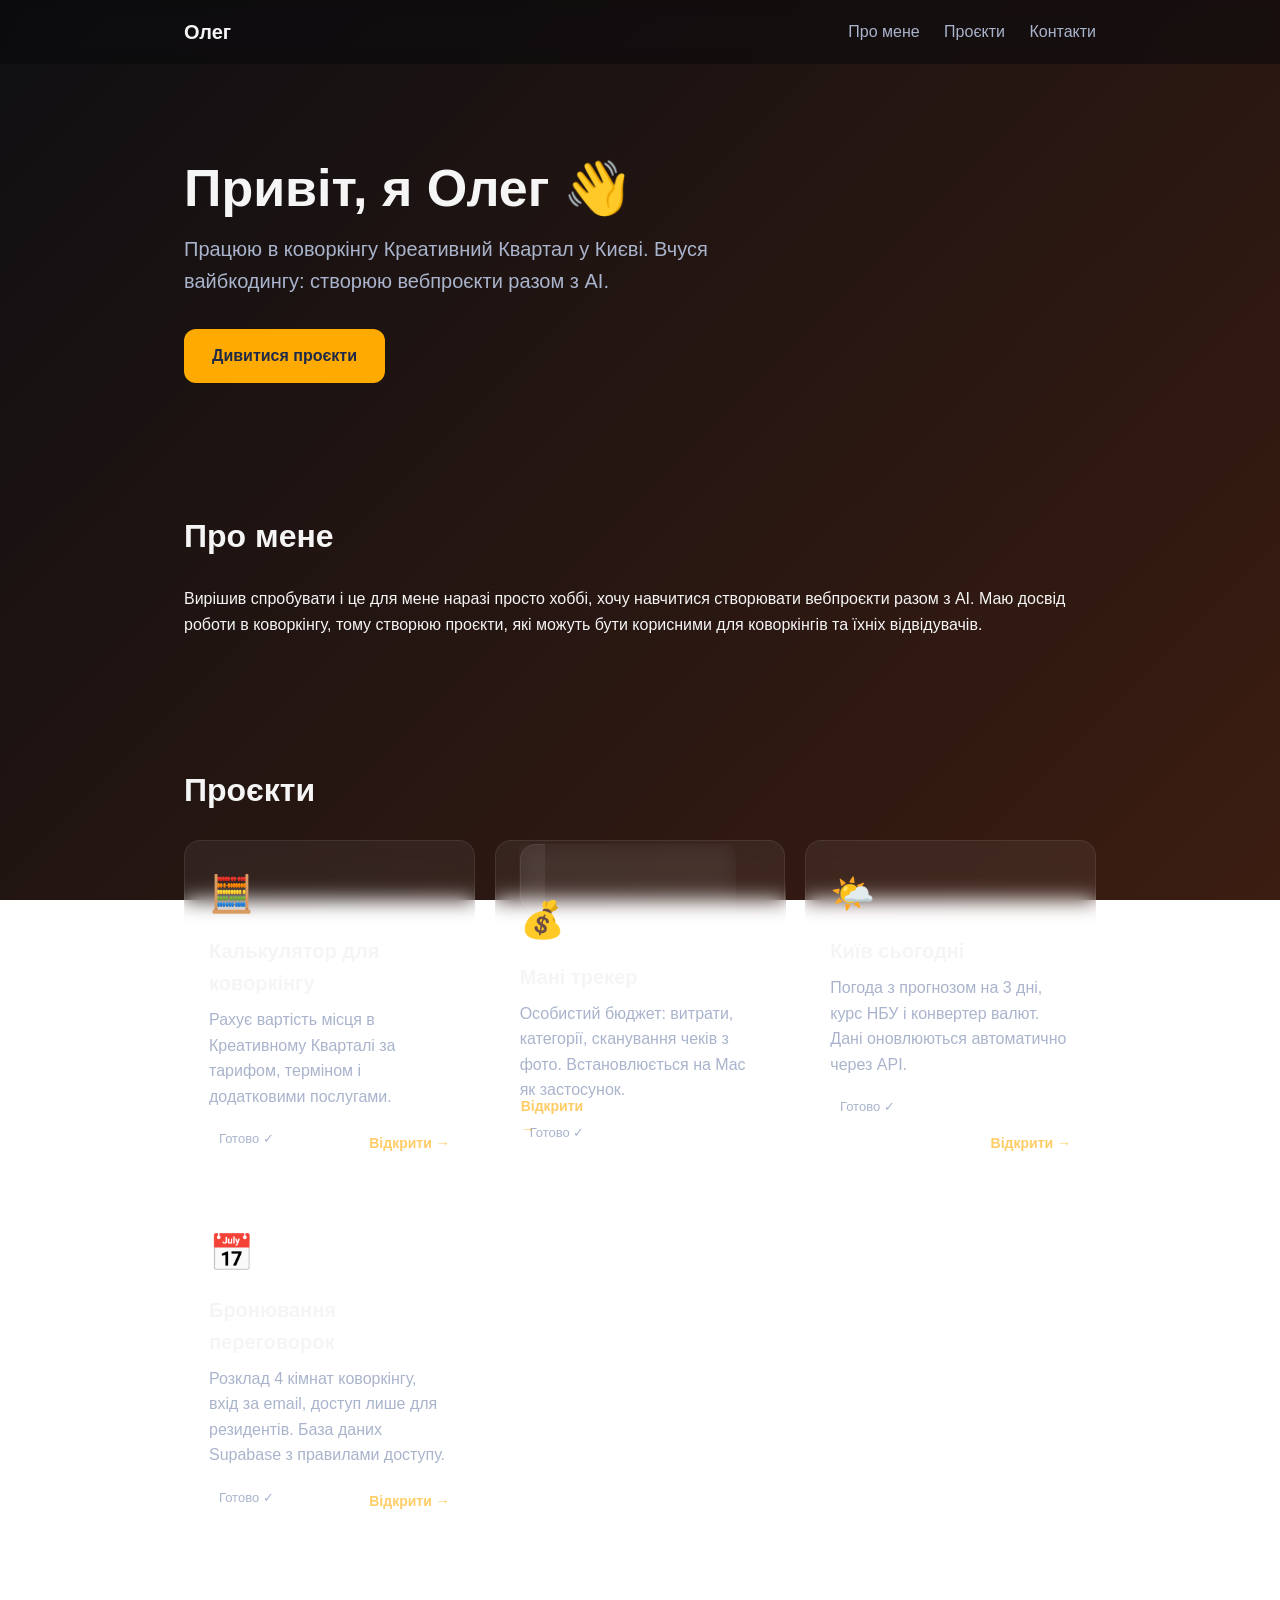
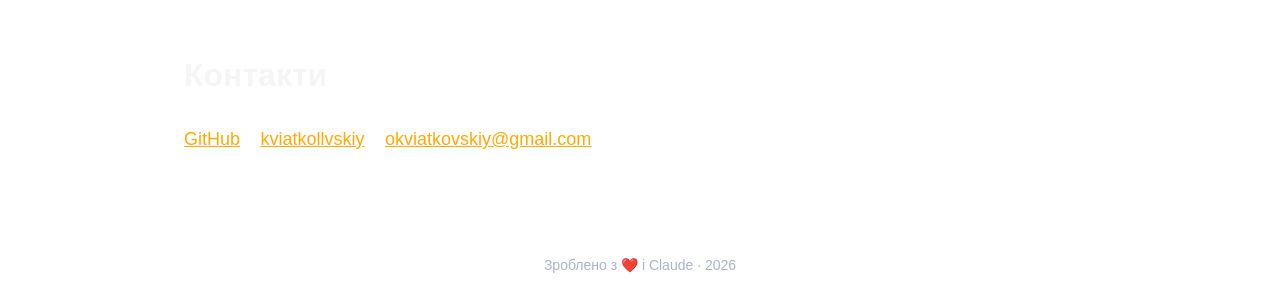
<file: index.html>
<!DOCTYPE html>
<html lang="uk">

<head>
  <meta charset="UTF-8">
  <meta name="viewport" content="width=device-width, initial-scale=1.0">
  <title>Олег — портфоліо</title>
  <meta name="description" content="Портфоліо Олега: проєкти, зроблені з вайбкодингом.">

  <!-- ===== СТИЛІ (CSS) — як сайт виглядає ===== -->
  <style>
    /* Кольори сайту. Зміни тут — і вони зміняться всюди */
    :root {
      --bg: #202124;
      /* фон сторінки */
      --card: #26355a;
      /* фон карток */
      --text: #f5f5f5;
      /* основний текст */
      --muted: #a9b4cc;
      /* сірий текст */
      --accent: #ffaa00;
      /* акцентний колір (кнопки, посилання) */
    }

    * {
      box-sizing: border-box;
    }

    body {
      margin: 0;
      font-family: -apple-system, BlinkMacSystemFont, "Segoe UI", sans-serif;
      background: var(--bg);
      color: var(--text);
      line-height: 1.6;
    }

    a {
      color: var(--accent);
    }

    .container {
      max-width: 960px;
      margin: 0 auto;
      padding: 0 24px;
    }

    /* --- Верхнє меню --- */
    header {
      position: sticky;
      top: 0;
      background: rgba(30, 42, 72, 0.9);
      backdrop-filter: blur(8px);
      z-index: 10;
    }

    nav {
      display: flex;
      justify-content: space-between;
      align-items: center;
      height: 64px;
    }

    .logo {
      font-weight: 700;
      font-size: 20px;
      text-decoration: none;
      color: var(--text);
    }

    .menu a {
      margin-left: 20px;
      text-decoration: none;
      color: var(--muted);
    }

    .menu a:hover {
      color: var(--text);
    }

    /* --- Перший екран --- */
    .hero {
      padding: 96px 0 72px;
    }

    .hero h1 {
      font-size: 52px;
      line-height: 1.1;
      margin: 0 0 16px;
    }

    .hero p {
      font-size: 20px;
      color: var(--muted);
      max-width: 600px;
      margin: 0 0 32px;
    }

    .button {
      display: inline-block;
      background: var(--accent);
      color: #1e2a48;
      padding: 14px 28px;
      border-radius: 12px;
      font-weight: 600;
      text-decoration: none;
    }

    /* --- Секції --- */
    section {
      padding: 56px 0;
    }

    h2 {
      font-size: 32px;
      margin: 0 0 24px;
    }

    /* --- Картки проєктів --- */
    .projects {
      display: grid;
      grid-template-columns: repeat(auto-fill, minmax(260px, 1fr));
      gap: 20px;
    }

    .project {
      background: var(--card);
      border-radius: 16px;
      padding: 24px;
    }

    .project .emoji {
      font-size: 36px;
    }

    .project h3 {
      margin: 12px 0 8px;
      font-size: 20px;
    }

    .project p {
      margin: 0 0 16px;
      color: var(--muted);
    }

    .tag {
      display: inline-block;
      font-size: 13px;
      padding: 4px 10px;
      border-radius: 999px;
      background: rgba(255, 255, 255, 0.08);
      color: var(--muted);
    }

    /* --- Контакти --- */
    .contacts a {
      display: inline-block;
      margin: 0 16px 12px 0;
      font-size: 18px;
    }

    footer {
      padding: 32px 0;
      color: var(--muted);
      font-size: 14px;
      text-align: center;
    }

    /* --- Телефон: менші шрифти, ховаємо меню --- */
    @media (max-width: 600px) {
      .hero {
        padding: 56px 0 40px;
      }

      .hero h1 {
        font-size: 36px;
      }

      .hero p {
        font-size: 18px;
      }

      .menu {
        display: none;
      }
    }
        /* =====================================================
       ПОКРАЩЕННЯ: фон, що переливається, і клікабельні картки
       ===================================================== */

    /* Кольори фону. Для біло-чорного варіанту дивись коментар нижче */
    :root {
      --g1: #0b0b0d;   /* майже чорний */
      --g2: #1d130e;   /* темно-коричневий */
      --g3: #4a2111;   /* глибокий помаранчевий */
      --g4: #0f0f12;   /* чорний */
      --card: rgba(255, 255, 255, 0.06);   /* напівпрозорі картки */
      /* Біло-чорний варіант: --g1:#000; --g2:#1c1c1c; --g3:#3a3a3a; --g4:#0a0a0a; */
    }

    /* Фон, що повільно переливається */
    body {
      background: linear-gradient(-45deg, var(--g1), var(--g2), var(--g3), var(--g4));
      background-size: 400% 400%;
      background-attachment: fixed;
      animation: bgFlow 18s ease infinite;
    }
    @keyframes bgFlow {
      0%   { background-position: 0% 50%; }
      50%  { background-position: 100% 50%; }
      100% { background-position: 0% 50%; }
    }

    /* Верхнє меню — напівпрозоре, щоб фон просвічував */
    header { background: rgba(10, 10, 12, 0.55); }

    /* Картки — «скло» з розмиттям */
    .project {
      border: 1px solid rgba(255, 255, 255, 0.08);
      backdrop-filter: blur(10px);
      transition: transform 0.25s ease, box-shadow 0.25s ease, border-color 0.25s ease;
    }

    /* Клікабельні картки (ті, що є посиланнями) */
    a.project { position: relative; cursor: pointer; }
    a.project::after {
      content: "Відкрити →";
      position: absolute; right: 24px; bottom: 24px;
      font-size: 14px; font-weight: 600; color: var(--accent);
      opacity: 0.6; transition: opacity 0.25s, transform 0.25s;
    }
    a.project:hover,
    a.project:focus-visible {
      transform: translateY(-6px);
      border-color: var(--accent);
      box-shadow: 0 14px 40px rgba(239, 128, 97, 0.25);
      outline: none;
    }
    a.project:hover::after,
    a.project:focus-visible::after { opacity: 1; transform: translateX(4px); }
    a.project:active { transform: translateY(-2px); }

    /* Кнопка «Дивитися проєкти» теж реагує */
    .button { transition: transform 0.2s, box-shadow 0.2s; }
    .button:hover { transform: translateY(-2px); box-shadow: 0 10px 30px rgba(239, 128, 97, 0.35); }

    /* Повага до тих, кому анімація заважає (налаштування системи) */
    @media (prefers-reduced-motion: reduce) {
      body { animation: none; }
      .project, a.project::after, .button { transition: none; }
    }
  </style>
</head>

<body>
  <!-- ===== HTML — що є на сторінці ===== -->

  <!-- Верхнє меню -->
  <header>
    <nav class="container">
      <a href="#" class="logo">Олег</a>
      <div class="menu">
        <a href="#about">Про мене</a>
        <a href="#projects">Проєкти</a>
        <a href="#contacts">Контакти</a>
      </div>
    </nav>
  </header>

  <main class="container">

    <!-- Перший екран -->
    <div class="hero">
      <h1>Привіт, я Олег 👋</h1>
      <p>Працюю в коворкінгу Креативний Квартал у Києві. Вчуся вайбкодингу: створюю вебпроєкти разом з AI.</p>
      <a href="#projects" class="button">Дивитися проєкти</a>
    </div>

    <!-- Про мене -->
    <section id="about">
      <h2>Про мене</h2>
      <p>
        Вирішив спробувати і це для мене наразі просто хоббі, хочу навчитися створювати вебпроєкти разом з AI. Маю
        досвід роботи в коворкінгу, тому створюю проєкти, які можуть бути корисними для коворкінгів та їхніх
        відвідувачів.
      </p>
    </section>

    <!-- Проєкти -->
    <section id="projects">
      <h2>Проєкти</h2>
      <div class="projects">


        <a class="project" href="calculator/" style="text-decoration: none; color: inherit;">
          <div class="emoji">🧮</div>
          <h3>Калькулятор для коворкінгу</h3>
          <p>Рахує вартість місця в Креативному Кварталі за тарифом, терміном і додатковими послугами.</p>
          <span class="tag">Готово ✓</span>
        </a>

        <div class="project">
          <a class="project" href="money-tracker/" style="text-decoration: none; color: inherit;">
  <div class="emoji">💰</div>
  <h3>Мані трекер</h3>
  <p>Особистий бюджет: витрати, категорії, сканування чеків з фото. Встановлюється на Mac як застосунок.</p>
  <span class="tag">Готово ✓</span>
</a>
        </div>

        <a class="project" href="kyiv-today/" style="text-decoration: none; color: inherit;">
  <div class="emoji">🌤️</div>
  <h3>Київ сьогодні</h3>
  <p>Погода з прогнозом на 3 дні, курс НБУ і конвертер валют. Дані оновлюються автоматично через API.</p>
  <span class="tag">Готово ✓</span>
</a>
<a class="project" href="booking/" style="text-decoration: none; color: inherit;">
  <div class="emoji">📅</div>
  <h3>Бронювання переговорок</h3>
  <p>Розклад 4 кімнат коворкінгу, вхід за email, доступ лише для резидентів. База даних Supabase з правилами доступу.</p>
  <span class="tag">Готово ✓</span>
</a>
      </div>
    </section>

    <!-- Контакти -->
    <section id="contacts" class="contacts">
      <h2>Контакти</h2>
      <a href="https://github.com/Olegir" target="_blank">GitHub</a>
      <!-- Заміни "your-telegram" на свій нік у Telegram -->
      <a href="https://t.me/your-telegram" target="_blank">kviatkollvskiy</a>
      <!-- Заміни на свій email -->
      <a href="mailto:you@example.com">okviatkovskiy@gmail.com</a>
    </section>

  </main>

  <footer>
    Зроблено з ❤️ і Claude · 2026
  </footer>
</body>

</html>
</file>
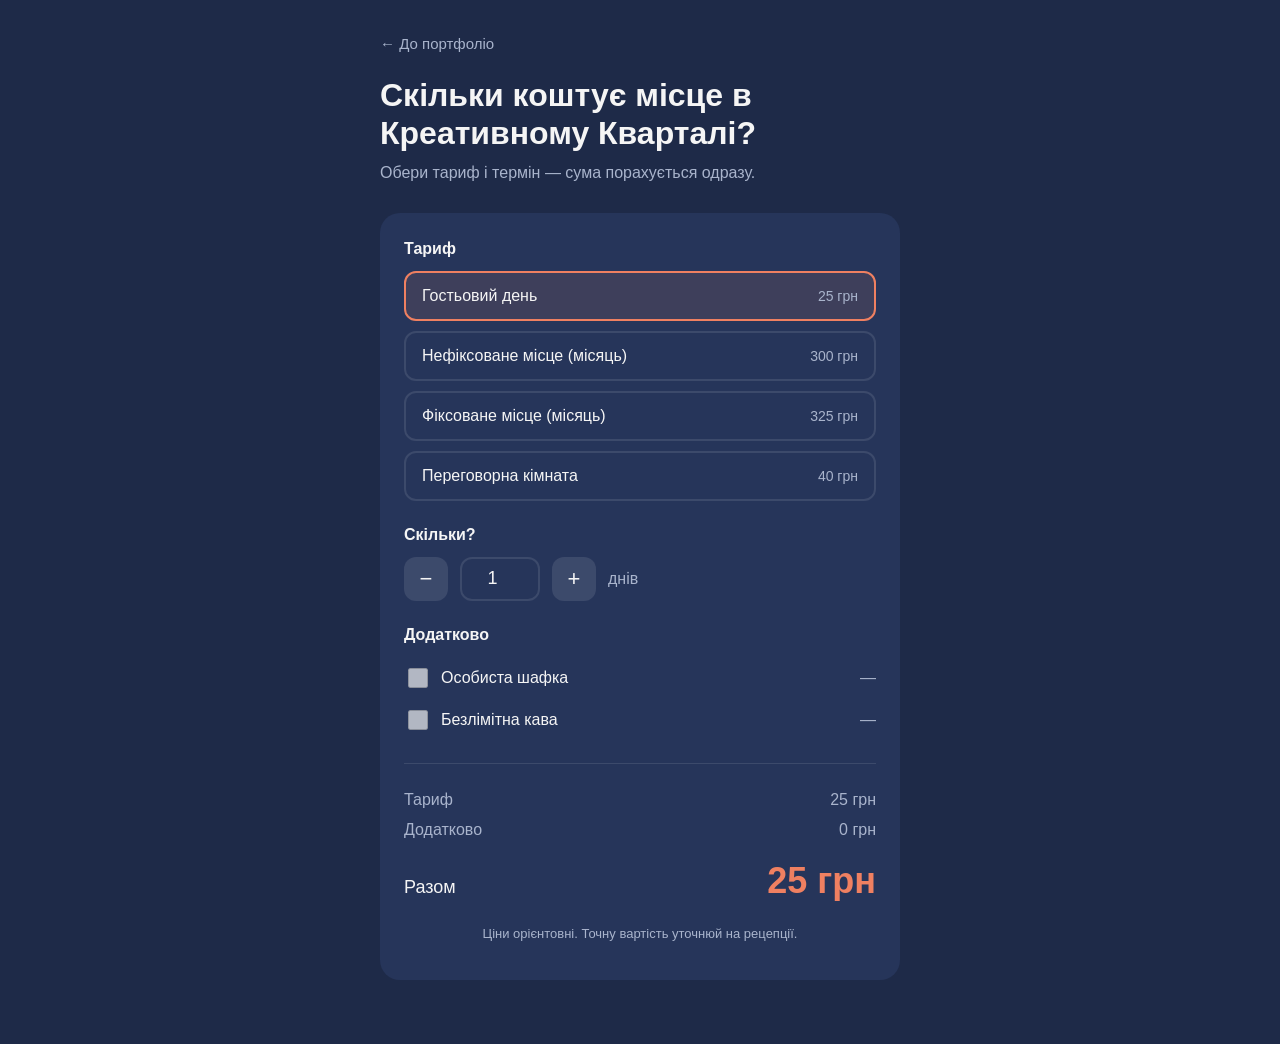
<file: calculator/index.html>
<!DOCTYPE html>
<html lang="uk">
<head>
  <meta charset="UTF-8">
  <meta name="viewport" content="width=device-width, initial-scale=1.0">
  <title>Калькулятор коворкінгу — Креативний Квартал</title>

  <!-- ===== СТИЛІ (CSS) — як калькулятор виглядає ===== -->
  <style>
    :root {
      --bg: #1e2a48;
      --card: #26355a;
      --text: #f5f5f5;
      --muted: #a9b4cc;
      --accent: #ef8061;
      --line: rgba(255, 255, 255, 0.1);
    }

    * { box-sizing: border-box; }
    [hidden] { display: none !important; }

    body {
      margin: 0;
      font-family: -apple-system, BlinkMacSystemFont, "Segoe UI", sans-serif;
      background: var(--bg);
      color: var(--text);
      line-height: 1.5;
      padding: 32px 20px 64px;
    }

    .wrap { max-width: 520px; margin: 0 auto; }

    .back { color: var(--muted); text-decoration: none; font-size: 15px; }
    .back:hover { color: var(--text); }

    h1 { font-size: 32px; line-height: 1.2; margin: 20px 0 8px; }
    .subtitle { color: var(--muted); margin: 0 0 28px; }

    .card {
      background: var(--card);
      border-radius: 20px;
      padding: 24px;
    }

    .field { margin-bottom: 22px; }
    .label { display: block; font-weight: 600; margin-bottom: 10px; }

    /* Кнопки вибору тарифу */
    .tariffs { display: grid; gap: 10px; }
    .tariff {
      display: flex;
      justify-content: space-between;
      align-items: center;
      width: 100%;
      padding: 14px 16px;
      border-radius: 12px;
      border: 2px solid var(--line);
      background: transparent;
      color: var(--text);
      font-size: 16px;
      cursor: pointer;
      text-align: left;
    }
    .tariff small { color: var(--muted); font-size: 14px; }
    .tariff.active { border-color: var(--accent); background: rgba(239, 128, 97, 0.12); }

    /* Кількість: кнопки − і + */
    .counter { display: flex; align-items: center; gap: 12px; }
    .counter button {
      width: 44px; height: 44px;
      border-radius: 12px;
      border: none;
      background: rgba(255, 255, 255, 0.1);
      color: var(--text);
      font-size: 22px;
      cursor: pointer;
    }
    .counter input {
      width: 80px; height: 44px;
      text-align: center;
      font-size: 18px;
      border-radius: 12px;
      border: 2px solid var(--line);
      background: transparent;
      color: var(--text);
    }
    .unit { color: var(--muted); }

    /* Додаткові послуги */
    .extra {
      display: flex;
      align-items: center;
      gap: 10px;
      padding: 8px 0;
      cursor: pointer;
    }
    .extra input { width: 20px; height: 20px; accent-color: var(--accent); }
    .extra span:last-child { margin-left: auto; color: var(--muted); }

    /* Підсумок */
    .summary { border-top: 1px solid var(--line); padding-top: 18px; margin-top: 6px; }
    .row { display: flex; justify-content: space-between; color: var(--muted); margin: 6px 0; }
    .row.discount { color: #7ee2a8; }
    .total {
      display: flex;
      justify-content: space-between;
      align-items: baseline;
      margin-top: 12px;
      font-size: 18px;
    }
    .total strong { font-size: 36px; color: var(--accent); }

    .note { color: var(--muted); font-size: 13px; margin-top: 16px; text-align: center; }
  </style>
</head>

<body>
  <!-- ===== HTML — що є на сторінці ===== -->
  <div class="wrap">
    <a href="../" class="back">← До портфоліо</a>

    <h1>Скільки коштує місце в Креативному Кварталі?</h1>
    <p class="subtitle">Обери тариф і термін — сума порахується одразу.</p>

    <div class="card">

      <div class="field">
        <span class="label">Тариф</span>
        <!-- Кнопки тарифів створює JavaScript нижче -->
        <div class="tariffs" id="tariffs"></div>
      </div>

      <div class="field">
        <span class="label">Скільки?</span>
        <div class="counter">
          <button type="button" id="minus">−</button>
          <input type="number" id="amount" value="1" min="1">
          <button type="button" id="plus">+</button>
          <span class="unit" id="unit">днів</span>
        </div>
      </div>

      <div class="field">
        <span class="label">Додатково</span>
        <!-- Галочки послуг створює JavaScript нижче -->
        <div id="extras"></div>
      </div>

      <div class="summary">
        <div class="row"><span>Тариф</span><span id="base">0$</span></div>
        <div class="row"><span>Додатково</span><span id="extrasSum">0$</span></div>
        <div class="row discount" id="discountRow" hidden>
          <span id="discountLabel">Знижка</span><span id="discount">0$</span>
        </div>
        <div class="total"><span>Разом</span><strong id="total">0$</strong></div>
      </div>

      <p class="note">Ціни орієнтовні. Точну вартість уточнюй на рецепції.</p>
    </div>
  </div>

  <!-- ===== JAVASCRIPT — логіка: що відбувається при кліках і як рахується сума ===== -->
  <script>
    // ---------- 1. ДАНІ: тарифи й ціни. Міняй цифри тут ----------
    const TARIFFS = [
      { id: "day",     name: "Гостьовий день",               price: 25,  unit: "day" },
      { id: "flex",    name: "Нефіксоване місце (місяць)",   price: 300, unit: "month" },
      { id: "fixed",   name: "Фіксоване місце (місяць)",     price: 325, unit: "month" },
      { id: "meeting", name: "Переговорна кімната",          price: 40,  unit: "hour" },
    ];

    // Додаткові послуги: ціна за кожну одиницю часу (день / місяць / годину)
    const EXTRAS = [
      { id: "locker", name: "Особиста шафка",   price: { day: 0,  month: 0, hour: 0 } },
      { id: "coffee", name: "Безлімітна кава",  price: { day: 0,  month: 0, hour: 40 } },

    ];

    // Знижки: якщо кількість ≥ min, то мінус percent відсотків від тарифу
    const DISCOUNTS = {
      day:   { min: 10, percent: 10 },   // від 10 днів — 10%
      month: { min: 3,  percent: 15 },   // від 3 місяців — 15%
      hour:  { min: 5,  percent: 10 },   // від 5 годин — 10%
    };

    // Як писати одиниці часу українською
    const UNIT_WORDS = { day: "днів", month: "місяців", hour: "годин" };

    // ---------- 2. СТАН: що зараз вибрав користувач ----------
    let selectedTariff = TARIFFS[0];

    // ---------- 3. Знаходимо елементи на сторінці ----------
    const tariffsBox  = document.getElementById("tariffs");
    const extrasBox   = document.getElementById("extras");
    const amountInput = document.getElementById("amount");

    // ---------- 4. Малюємо кнопки тарифів ----------
    TARIFFS.forEach(function (tariff) {
      const button = document.createElement("button");
      button.type = "button";
      button.className = "tariff";
      button.innerHTML = tariff.name + " <small>" + formatMoney(tariff.price) + "</small>";

      button.addEventListener("click", function () {
        selectedTariff = tariff;
        document.querySelectorAll(".tariff").forEach(function (b) { b.classList.remove("active"); });
        button.classList.add("active");
        calculate();
      });

      tariffsBox.appendChild(button);
    });
    tariffsBox.firstChild.classList.add("active");

    // ---------- 5. Малюємо галочки додаткових послуг ----------
    EXTRAS.forEach(function (extra) {
      const label = document.createElement("label");
      label.className = "extra";
      label.innerHTML =
        '<input type="checkbox" data-id="' + extra.id + '">' +
        "<span>" + extra.name + "</span>" +
        '<span class="extra-price"></span>';
      label.querySelector("input").addEventListener("change", calculate);
      extrasBox.appendChild(label);
    });

    // ---------- 6. Кнопки − і + та ручне введення ----------
    document.getElementById("minus").addEventListener("click", function () {
      amountInput.value = Math.max(1, getAmount() - 1);
      calculate();
    });
    document.getElementById("plus").addEventListener("click", function () {
      amountInput.value = getAmount() + 1;
      calculate();
    });
    amountInput.addEventListener("input", calculate);

    // ---------- 7. ГОЛОВНЕ: рахуємо суму ----------
    function calculate() {
      const amount = getAmount();
      const unit = selectedTariff.unit;

      // Ціна тарифу = ціна × кількість
      const base = selectedTariff.price * amount;

      // Додаткові послуги
      let extrasSum = 0;
      document.querySelectorAll("#extras input").forEach(function (checkbox, i) {
        const extra = EXTRAS[i];
        const pricePerUnit = extra.price[unit];
        const priceLabel = checkbox.parentElement.querySelector(".extra-price");

        if (pricePerUnit === 0) {
          // Ця послуга недоступна для такого тарифу
          checkbox.checked = false;
          checkbox.disabled = true;
          priceLabel.textContent = "—";
          return;
        }
        checkbox.disabled = false;
        priceLabel.textContent = "+" + formatMoney(pricePerUnit) + " / " + shortUnit(unit);

        if (checkbox.checked) {
          extrasSum += pricePerUnit * amount;
        }
      });

      // Знижка (тільки на тариф, не на додаткові послуги)
      const rule = DISCOUNTS[unit];
      let discount = 0;
      if (rule && amount >= rule.min) {
        discount = Math.round(base * rule.percent / 100);
      }

      const total = base + extrasSum - discount;

      // Показуємо результат на сторінці
      document.getElementById("unit").textContent = UNIT_WORDS[unit];
      document.getElementById("base").textContent = formatMoney(base);
      document.getElementById("extrasSum").textContent = formatMoney(extrasSum);
      document.getElementById("total").textContent = formatMoney(total);

      const discountRow = document.getElementById("discountRow");
      if (discount > 0) {
        discountRow.hidden = false;
        document.getElementById("discountLabel").textContent = "Знижка " + rule.percent + "%";
        document.getElementById("discount").textContent = "−" + formatMoney(discount);
      } else {
        discountRow.hidden = true;
      }
    }

    // ---------- 8. Допоміжні функції ----------
    function getAmount() {
      const value = parseInt(amountInput.value, 10);
      return value > 0 ? value : 1;
    }

    function formatMoney(number) {
      return number.toLocaleString("uk-UA") + " грн";
    }

    function shortUnit(unit) {
      return { day: "день", month: "міс", hour: "год" }[unit];
    }

    // Порахувати одразу при відкритті сторінки
    calculate();
  </script>
</body>
</html>
</file>
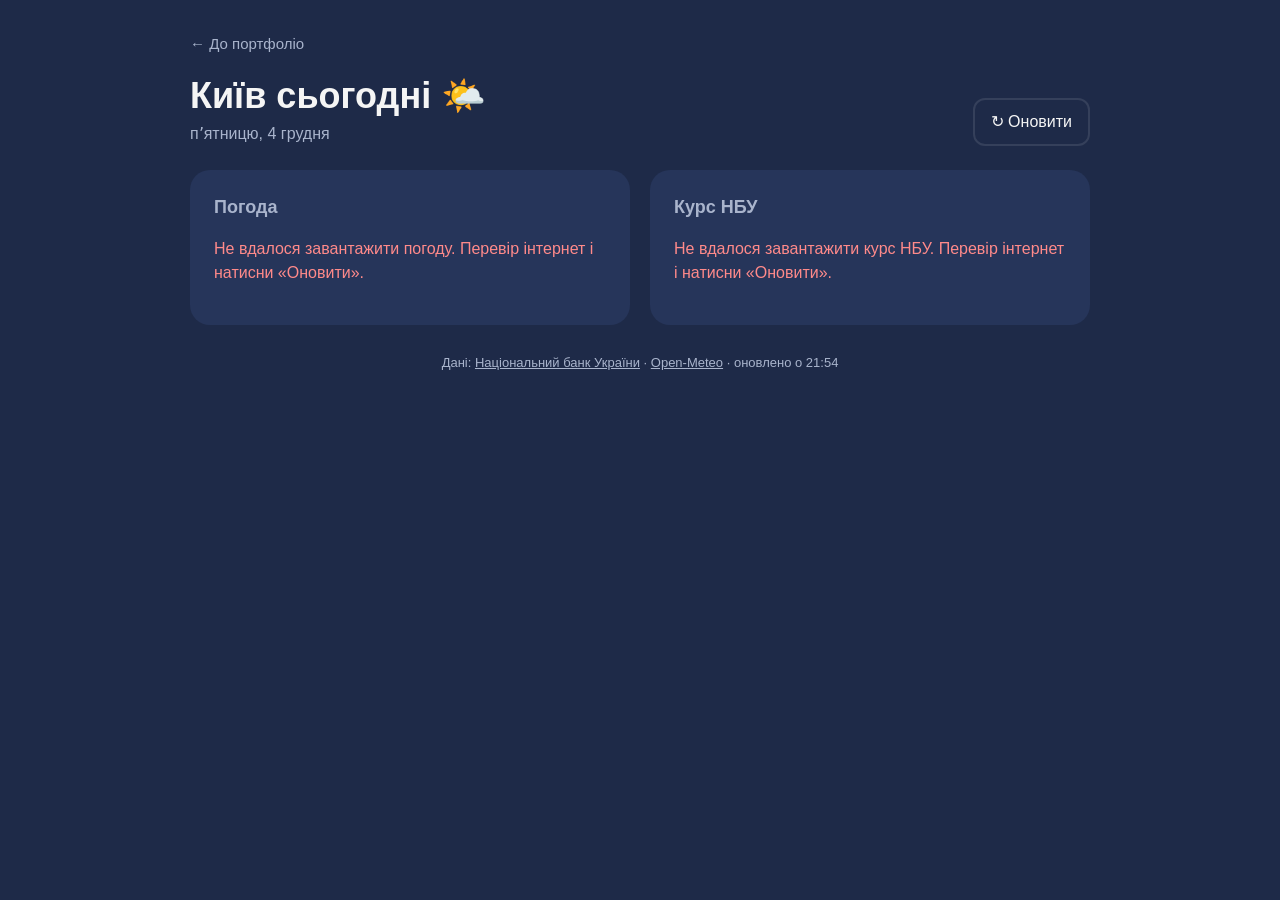
<file: kyiv-today/index.html>
<!DOCTYPE html>
<html lang="uk">
<head>
  <meta charset="UTF-8">
  <meta name="viewport" content="width=device-width, initial-scale=1.0">
  <title>Київ сьогодні — курс і погода</title>

  <!-- ===== СТИЛІ (CSS) ===== -->
  <style>
    :root {
      --bg: #1e2a48;
      --card: #26355a;
      --text: #f5f5f5;
      --muted: #a9b4cc;
      --accent: #ef8061;
      --line: rgba(255, 255, 255, 0.1);
      --good: #7ee2a8;
      --bad: #ff8a8a;
    }
    * { box-sizing: border-box; }
    [hidden] { display: none !important; }
    body {
      margin: 0;
      font-family: -apple-system, BlinkMacSystemFont, "Segoe UI", sans-serif;
      background: var(--bg);
      color: var(--text);
      line-height: 1.5;
      padding: 32px 20px 64px;
    }
    .wrap { max-width: 900px; margin: 0 auto; }
    .back { color: var(--muted); text-decoration: none; font-size: 15px; }
    .back:hover { color: var(--text); }

    header { display: flex; justify-content: space-between; align-items: flex-end; gap: 16px; flex-wrap: wrap; margin: 20px 0 24px; }
    h1 { font-size: 36px; line-height: 1.1; margin: 0; }
    .today { color: var(--muted); margin-top: 6px; }
    .refresh {
      border: 2px solid var(--line); background: transparent; color: var(--text);
      border-radius: 12px; padding: 10px 16px; font: inherit; cursor: pointer;
    }
    .refresh:hover { border-color: var(--accent); }

    .grid { display: grid; grid-template-columns: 1fr 1fr; gap: 20px; }
    .card { background: var(--card); border-radius: 20px; padding: 24px; }
    .card h2 { font-size: 18px; margin: 0 0 16px; color: var(--muted); font-weight: 600; }

    /* Погода */
    .now { display: flex; align-items: center; gap: 16px; }
    .now .icon { font-size: 64px; line-height: 1; }
    .now .temp { font-size: 52px; font-weight: 700; line-height: 1; }
    .now .desc { color: var(--muted); }
    .days { display: grid; grid-template-columns: repeat(3, 1fr); gap: 10px; margin-top: 20px; }
    .day { background: rgba(255,255,255,0.05); border-radius: 14px; padding: 12px; text-align: center; }
    .day .name { color: var(--muted); font-size: 13px; }
    .day .icon { font-size: 28px; }
    .day .range { font-weight: 600; }

    /* Курс валют */
    .rate { display: flex; justify-content: space-between; align-items: center; padding: 12px 0; border-bottom: 1px solid var(--line); }
    .rate:last-of-type { border-bottom: 0; }
    .rate .cur { display: flex; align-items: center; gap: 10px; font-size: 18px; }
    .rate .flag { font-size: 24px; }
    .rate .value { font-size: 22px; font-weight: 700; }
    .rate small { color: var(--muted); font-size: 13px; }

    /* Конвертер */
    .converter { margin-top: 16px; padding-top: 16px; border-top: 1px solid var(--line); display: flex; gap: 10px; align-items: center; flex-wrap: wrap; }
    .converter input, .converter select {
      height: 44px; border-radius: 12px; border: 2px solid var(--line);
      background: transparent; color: var(--text); font: inherit; padding: 0 12px;
    }
    .converter input { width: 120px; }
    .converter select option { color: #000; }
    .converter .result { font-size: 20px; font-weight: 700; color: var(--accent); }

    .note { color: var(--muted); font-size: 13px; margin-top: 16px; }
    .error { color: var(--bad); }
    .loading { color: var(--muted); }

    footer { color: var(--muted); font-size: 13px; text-align: center; margin-top: 28px; }
    footer a { color: var(--muted); }

    @media (max-width: 700px) {
      .grid { grid-template-columns: 1fr; }
      h1 { font-size: 28px; }
    }
  </style>
</head>

<body>
  <!-- ===== HTML ===== -->
  <div class="wrap">
    <a href="../" class="back">← До портфоліо</a>

    <header>
      <div>
        <h1>Київ сьогодні 🌤️</h1>
        <div class="today" id="today"></div>
      </div>
      <button class="refresh" id="refreshBtn">↻ Оновити</button>
    </header>

    <div class="grid">
      <!-- Погода -->
      <section class="card">
        <h2>Погода</h2>
        <div id="weather"><p class="loading">Завантажую погоду…</p></div>
      </section>

      <!-- Курс валют -->
      <section class="card">
        <h2>Курс НБУ</h2>
        <div id="rates"><p class="loading">Завантажую курс…</p></div>

        <div class="converter" id="converter" hidden>
          <input type="number" id="convAmount" value="100" min="0">
          <select id="convCurrency"></select>
          <span>=</span>
          <span class="result" id="convResult">—</span>
        </div>
      </section>
    </div>

    <footer>
      Дані: <a href="https://bank.gov.ua/ua/open-data/api-dev" target="_blank">Національний банк України</a> ·
      <a href="https://open-meteo.com/" target="_blank">Open-Meteo</a> ·
      <span id="updated"></span>
    </footer>
  </div>

  <!-- ===== JAVASCRIPT ===== -->
  <script>
    // ---------- 1. НАЛАШТУВАННЯ ----------
    // Координати Києва для погоди
    const CITY = { name: 'Київ', lat: 50.45, lon: 30.52 };

    // Які валюти показувати (коди як у НБУ) і їхні прапорці
    const CURRENCIES = [
      { code: 'GBP', flag: '🇬🇧', name: 'Фунт стерлінгів' },
      { code: 'USD', flag: '🇺🇸', name: 'Долар США' },
      { code: 'EUR', flag: '🇪🇺', name: 'Євро' },
      { code: 'PLN', flag: '🇵🇱', name: 'Злотий' },
    ];

    // Адреси API: сюди сторінка «стукає» по дані
    const RATES_URL = 'https://bank.gov.ua/NBUStatService/v1/statdirectory/exchange?json';
    const WEATHER_URL =
      'https://api.open-meteo.com/v1/forecast' +
      '?latitude=' + CITY.lat + '&longitude=' + CITY.lon +
      '&current=temperature_2m,apparent_temperature,weather_code,wind_speed_10m' +
      '&daily=temperature_2m_max,temperature_2m_min,weather_code' +
      '&timezone=Europe%2FKyiv&forecast_days=3';

    // Оновлювати автоматично кожні 10 хвилин
    const AUTO_REFRESH_MINUTES = 10;

    // Коди погоди Open-Meteo → емодзі та опис
    function weatherInfo(code) {
      if (code === 0) return ['☀️', 'Ясно'];
      if (code <= 2) return ['🌤️', 'Мінлива хмарність'];
      if (code === 3) return ['☁️', 'Хмарно'];
      if (code <= 48) return ['🌫️', 'Туман'];
      if (code <= 57) return ['🌦️', 'Мряка'];
      if (code <= 67) return ['🌧️', 'Дощ'];
      if (code <= 77) return ['❄️', 'Сніг'];
      if (code <= 82) return ['🌧️', 'Злива'];
      if (code <= 86) return ['🌨️', 'Снігопад'];
      return ['⛈️', 'Гроза'];
    }

    // ---------- 2. ДАНІ, ЯКІ МИ ОТРИМАЛИ ----------
    let rates = {};   // наприклад { USD: 41.5, EUR: 44.9, PLN: 10.4 }

    // ---------- 3. ПОГОДА ----------
    async function loadWeather() {
      const box = document.getElementById('weather');
      try {
        // fetch — «сходити» за даними на іншу адресу. await — дочекатися відповіді.
        const response = await fetch(WEATHER_URL);
        if (!response.ok) throw new Error('Сервер відповів кодом ' + response.status);
        const data = await response.json();   // перетворюємо текст JSON на об'єкт

        const [icon, desc] = weatherInfo(data.current.weather_code);
        const days = data.daily.time.map((date, i) => {
          const [dIcon] = weatherInfo(data.daily.weather_code[i]);
          const name = i === 0 ? 'Сьогодні' : i === 1 ? 'Завтра'
            : new Date(date).toLocaleDateString('uk-UA', { weekday: 'long' });
          return `
            <div class="day">
              <div class="name">${name}</div>
              <div class="icon">${dIcon}</div>
              <div class="range">${Math.round(data.daily.temperature_2m_max[i])}° / ${Math.round(data.daily.temperature_2m_min[i])}°</div>
            </div>`;
        }).join('');

        box.innerHTML = `
          <div class="now">
            <div class="icon">${icon}</div>
            <div>
              <div class="temp">${Math.round(data.current.temperature_2m)}°</div>
              <div class="desc">${desc} · відчувається як ${Math.round(data.current.apparent_temperature)}° · вітер ${Math.round(data.current.wind_speed_10m)} км/год</div>
            </div>
          </div>
          <div class="days">${days}</div>`;
      } catch (error) {
        // Якщо інтернету немає або сервіс не відповів — показуємо зрозуміле повідомлення
        box.innerHTML = '<p class="error">Не вдалося завантажити погоду. Перевір інтернет і натисни «Оновити».</p>';
        console.error('Погода:', error);
      }
    }

    // ---------- 4. КУРС ВАЛЮТ ----------
    async function loadRates() {
      const box = document.getElementById('rates');
      try {
        const response = await fetch(RATES_URL);
        if (!response.ok) throw new Error('Сервер відповів кодом ' + response.status);
        const data = await response.json();   // масив: [{ cc: 'USD', rate: 41.5, exchangedate: '12.11.2026', ... }, ...]

        let date = '';
        const rows = CURRENCIES.map(c => {
          const item = data.find(x => x.cc === c.code);
          if (!item) return '';
          rates[c.code] = item.rate;
          date = item.exchangedate;
          return `
            <div class="rate">
              <div class="cur"><span class="flag">${c.flag}</span><div>${c.code}<br><small>${c.name}</small></div></div>
              <div class="value">${item.rate.toFixed(2)} ₴</div>
            </div>`;
        }).join('');

        box.innerHTML = rows + `<p class="note">Офіційний курс на ${date}</p>`;
        setupConverter();
      } catch (error) {
        box.innerHTML = '<p class="error">Не вдалося завантажити курс НБУ. Перевір інтернет і натисни «Оновити».</p>';
        document.getElementById('converter').hidden = true;
        console.error('Курс:', error);
      }
    }

    // ---------- 5. КОНВЕРТЕР ----------
    function setupConverter() {
      const select = document.getElementById('convCurrency');
      if (!select.options.length) {
        CURRENCIES.forEach(c => select.add(new Option(c.code + ' → грн', c.code)));
        select.addEventListener('change', convert);
        document.getElementById('convAmount').addEventListener('input', convert);
      }
      document.getElementById('converter').hidden = false;
      convert();
    }

    function convert() {
      const amount = Number(document.getElementById('convAmount').value) || 0;
      const code = document.getElementById('convCurrency').value;
      const result = amount * (rates[code] || 0);
      document.getElementById('convResult').textContent =
        result.toLocaleString('uk-UA', { maximumFractionDigits: 2 }) + ' ₴';
    }

    // ---------- 6. ЗАПУСК ----------
    function showToday() {
      document.getElementById('today').textContent = new Date().toLocaleDateString('uk-UA', {
        weekday: 'long', day: 'numeric', month: 'long',
      });
    }

    async function loadAll() {
      showToday();
      // Обидва запити йдуть одночасно, а не по черзі
      await Promise.all([loadWeather(), loadRates()]);
      document.getElementById('updated').textContent =
        'оновлено о ' + new Date().toLocaleTimeString('uk-UA', { hour: '2-digit', minute: '2-digit' });
    }

    document.getElementById('refreshBtn').addEventListener('click', loadAll);
    setInterval(loadAll, AUTO_REFRESH_MINUTES * 60 * 1000);
    loadAll();
  </script>
</body>
</html>
</file>
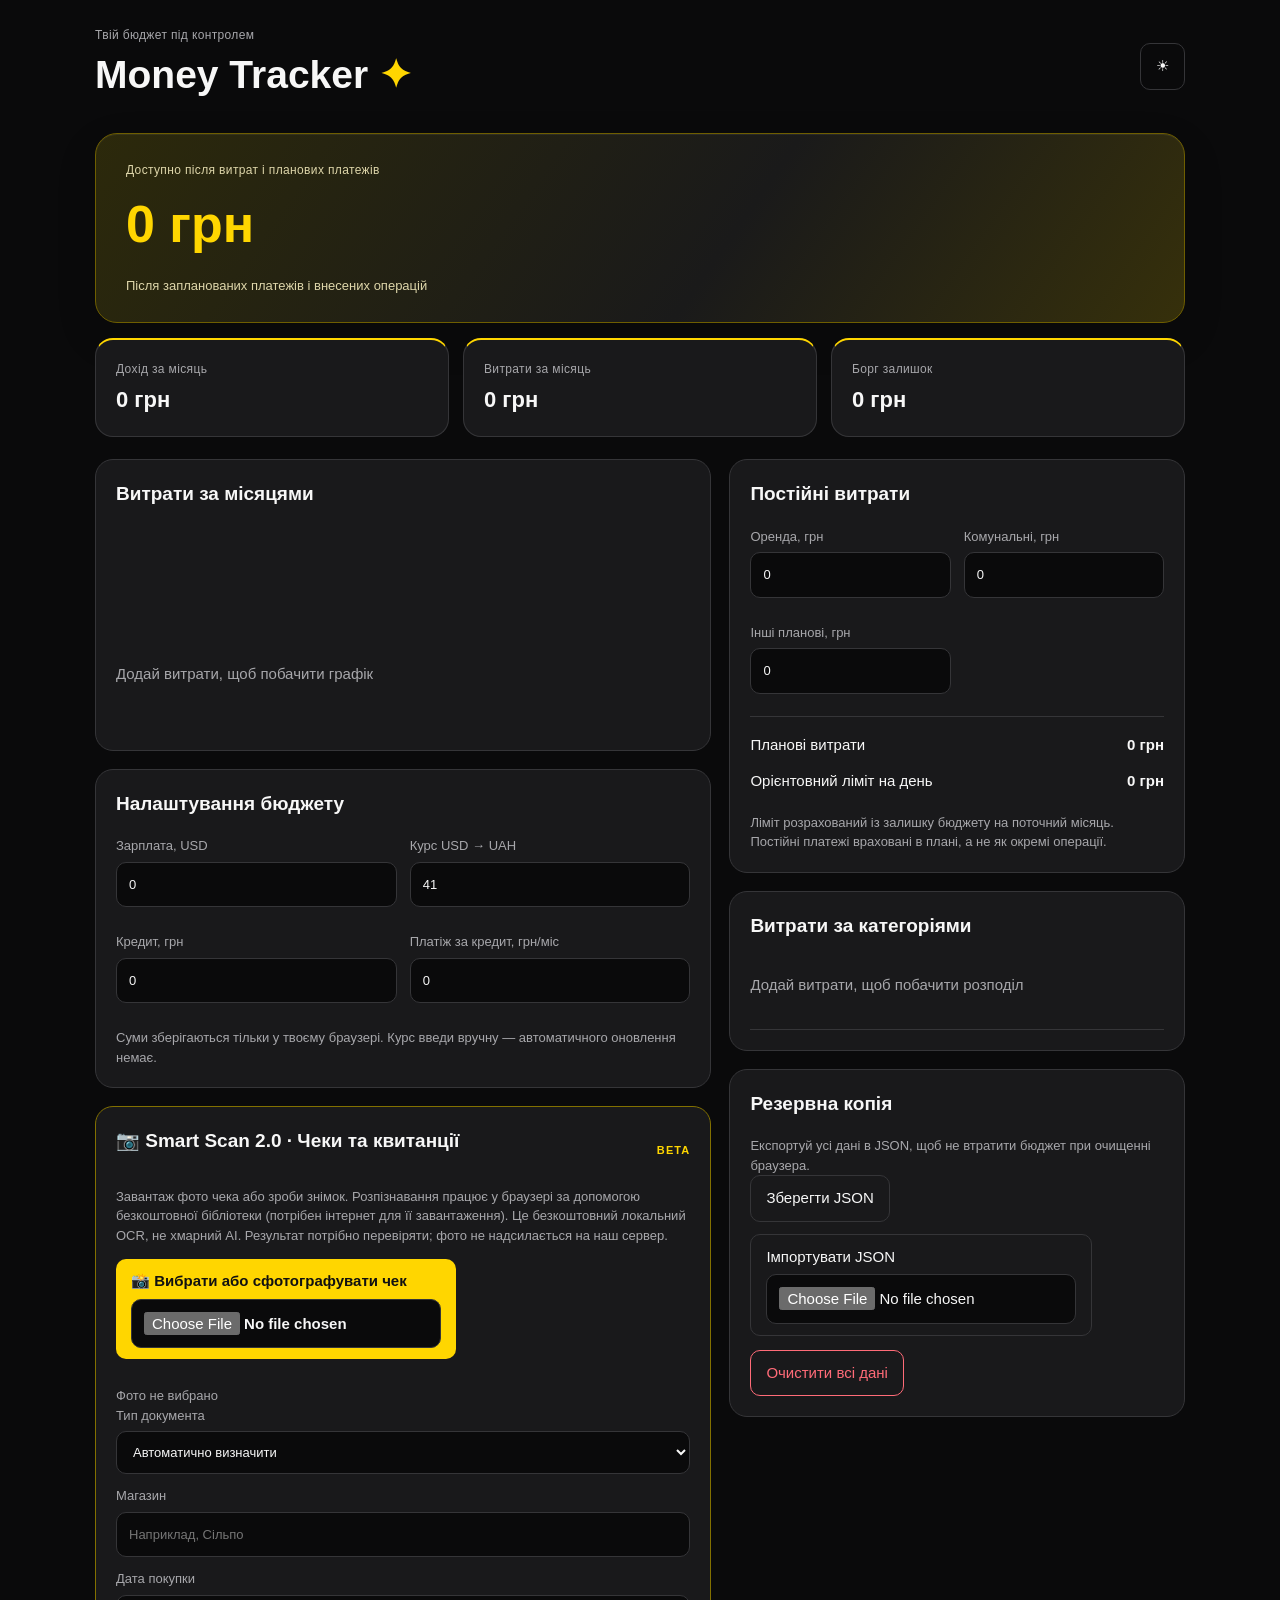
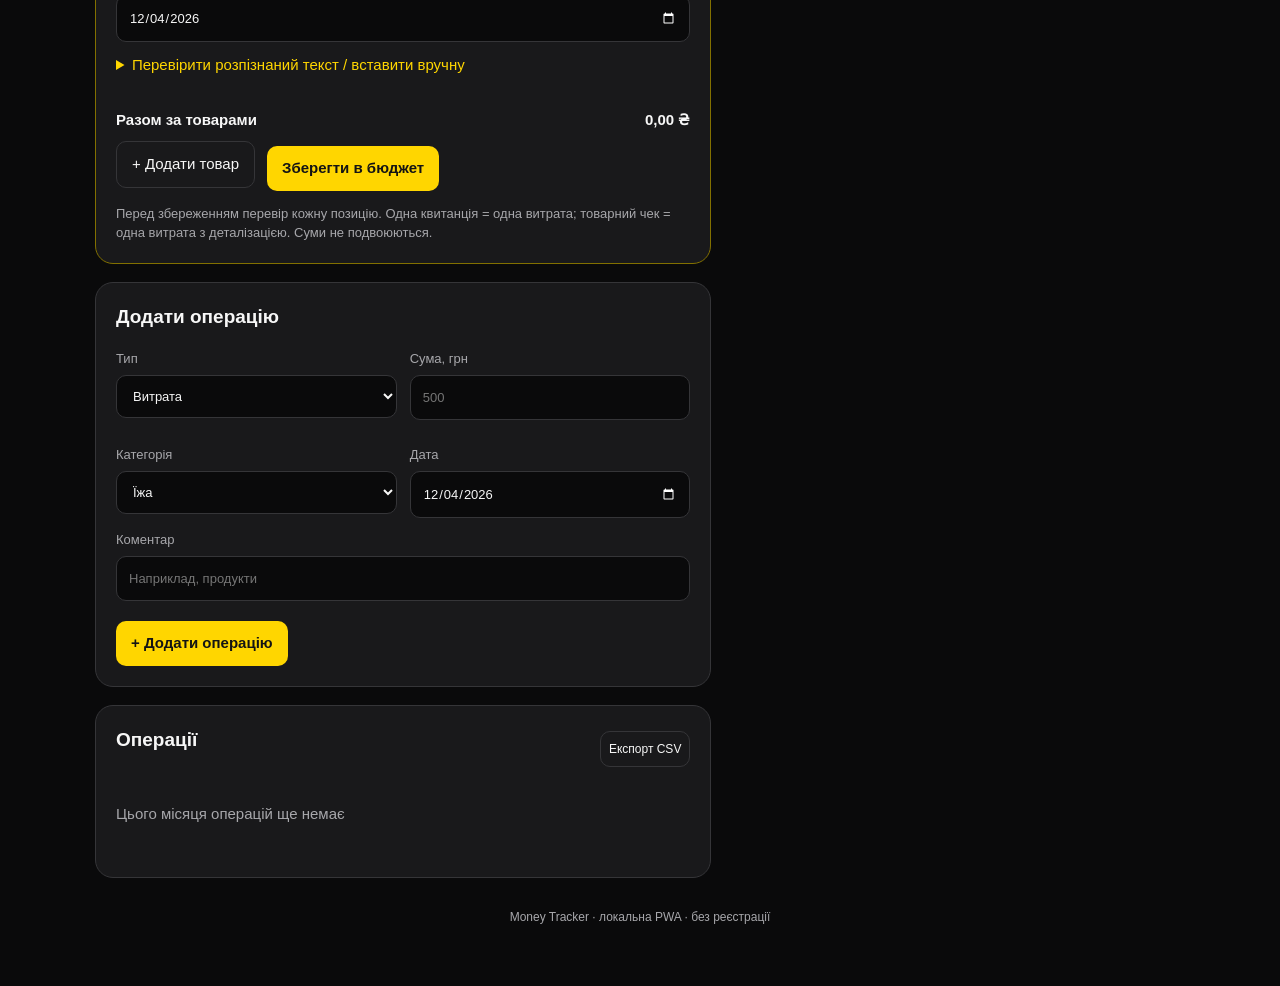
<file: money-tracker/index.html>
<!doctype html><html lang="uk"><head><meta charset="utf-8"><meta name="viewport" content="width=device-width,initial-scale=1,viewport-fit=cover"><meta name="theme-color" content="#0a0a0b"><meta name="apple-mobile-web-app-capable" content="yes"><meta name="apple-mobile-web-app-title" content="Money Tracker"><link rel="manifest" href="manifest.webmanifest"><link rel="apple-touch-icon" href="icons/icon-192.png"><link rel="stylesheet" href="style.css"><title>Money Tracker</title></head><body><main class="wrap"><header><div><div class="eyebrow">Твій бюджет під контролем</div><h1>Money Tracker <span>✦</span></h1></div><button id="themeBtn" class="ghost" aria-label="Змінити тему">☀︎</button></header><section class="hero"><div class="eyebrow">Доступно після витрат і планових платежів</div><div class="big" id="available">—</div><div id="status" class="sub"></div></section><section class="stats"><article><div class="eyebrow">Дохід за місяць</div><strong id="incomeView">—</strong></article><article><div class="eyebrow">Витрати за місяць</div><strong id="spentView">—</strong></article><article><div class="eyebrow">Борг залишок</div><strong id="debtView">—</strong></article></section><div class="layout"><div><section class="panel"><h2>Витрати за місяцями</h2><div id="monthlyChart" class="mchart"></div><p class="note" id="monthlySummary"></p></section><section class="panel"><div class="head"><h2>Налаштування бюджету</h2></div><div class="fields"><label>Зарплата, USD<input id="salary" type="number" min="0" step="1"></label><label>Курс USD → UAH<input id="rate" type="number" min="1" step="0.01"></label><label>Кредит, грн<input id="debt" type="number" min="0" step="1"></label><label>Платіж за кредит, грн/міс<input id="payment" type="number" min="0" step="1"></label></div><div class="note">Суми зберігаються тільки у твоєму браузері. Курс введи вручну — автоматичного оновлення немає.</div></section><section class="panel scan-panel" id="smartScan"><div class="head"><h2>📷 Smart Scan 2.0 · Чеки та квитанції</h2><span class="scan-tag">BETA</span></div><p class="note">Завантаж фото чека або зроби знімок. Розпізнавання працює у браузері за допомогою безкоштовної бібліотеки (потрібен інтернет для її завантаження). Це безкоштовний локальний OCR, не хмарний AI. Результат потрібно перевіряти; фото не надсилається на наш сервер.</p><label class="fileBtn scan-upload">📸 Вибрати або сфотографувати чек<input type="file" id="receiptPhoto" accept="image/*" capture="environment" hidden></label><p class="note" id="scanStatus" role="status">Фото не вибрано</p><label>Тип документа<select id="receiptMode"><option value="auto">Автоматично визначити</option><option value="receipt">Товарний чек (окремі покупки)</option><option value="payment">Квитанція / оплата (одна витрата)</option></select></label><div id="paymentEditor" class="payment-editor" hidden><h3>Одна витрата з квитанції</h3><p class="note" id="paymentHint">Перевір суму й призначення платежу.</p><div class="fields"><label>Сума, грн<input id="paymentAmount" type="number" min="0.01" step="0.01" placeholder="85.00"></label><label>Категорія<select id="paymentCategory"><option>Інше</option><option>Їжа</option><option>Транспорт</option><option>Покупки</option><option>Здоров'я</option><option>Розваги</option><option>Доставка</option><option>Житло</option><option>Перекази</option></select></label></div><label>Опис платежу<input id="paymentNote" placeholder="Наприклад, доставка посилки"></label></div><label>Магазин<input id="receiptStore" placeholder="Наприклад, Сільпо"></label><label>Дата покупки<input id="receiptDate" type="date"></label><details><summary>Перевірити розпізнаний текст / вставити вручну</summary><textarea id="receiptText" rows="6" placeholder="КАРТОПЛЯ 8,50&#10;ЦИБУЛЯ 6,00"></textarea><button class="ghost" type="button" id="parseReceipt">Проаналізувати текст</button></details><div id="receiptItems"></div><p class="note" id="totalHint"></p><div class="line"><strong>Разом за товарами</strong><strong id="receiptTotal">0,00 ₴</strong></div><div class="actions"><button type="button" id="addReceiptRow" class="ghost">+ Додати товар</button><button type="button" id="saveReceipt" class="primary">Зберегти в бюджет</button></div><p class="note">Перед збереженням перевір кожну позицію. Одна квитанція = одна витрата; товарний чек = одна витрата з деталізацією. Суми не подвоюються.</p></section><section class="panel"><h2>Додати операцію</h2><form id="txForm"><div class="fields"><label>Тип<select id="type"><option value="expense">Витрата</option><option value="income">Додатковий дохід</option></select></label><label>Сума, грн<input id="amount" type="number" min="0.01" step="0.01" required placeholder="500"></label><label>Категорія<select id="category"><option>Їжа</option><option>Транспорт</option><option>Покупки</option><option>Здоров'я</option><option>Розваги</option><option>Інше</option></select></label><label>Дата<input id="date" type="date" required></label></div><label>Коментар<input id="note" maxlength="100" placeholder="Наприклад, продукти"></label><button class="primary" type="submit">+ Додати операцію</button></form></section><section class="panel"><div class="head"><h2>Операції</h2><button class="ghost small" id="exportBtn">Експорт CSV</button></div><div id="transactions" class="transactions"></div></section></div><div><section class="panel"><h2>Постійні витрати</h2><div class="fields"><label>Оренда, грн<input id="rent" type="number" min="0" step="1"></label><label>Комунальні, грн<input id="utilities" type="number" min="0" step="1"></label><label>Інші планові, грн<input id="fixedOther" type="number" min="0" step="1"></label></div><div class="divider"></div><div class="line"><span>Планові витрати</span><strong id="fixedView"></strong></div><div class="line"><span>Орієнтовний ліміт на день</span><strong id="dailyView"></strong></div><p class="note">Ліміт розрахований із залишку бюджету на поточний місяць. Постійні платежі враховані в плані, а не як окремі операції.</p></section><section class="panel"><h2>Витрати за категоріями</h2><div id="categories"></div><div id="categoryDetails" class="category-details"></div></section><section class="panel"><h2>Резервна копія</h2><p class="note">Експортуй усі дані в JSON, щоб не втратити бюджет при очищенні браузера.</p><div class="actions"><button id="backupBtn" class="ghost">Зберегти JSON</button><label class="fileBtn">Імпортувати JSON<input id="importFile" type="file" accept="application/json,.json" hidden></label></div><button id="resetBtn" class="danger">Очистити всі дані</button></section></div></div><footer>Money Tracker · локальна PWA · без реєстрації</footer></main><script src="app.js" defer></script><script src="scan.js" defer></script></body></html><script src="chart.js" defer></script>
</file>
<file: money-tracker/style.css>
:root{color-scheme:dark;--bg:#0a0a0b;--panel:#19191b;--line:#353538;--txt:#f7f7f7;--muted:#a7a7ab;--accent:#ffd600;--red:#ff6b78}*{box-sizing:border-box}body{margin:0;background:var(--bg);color:var(--txt);font:15px/1.5 -apple-system,BlinkMacSystemFont,"Segoe UI",sans-serif}body.light{color-scheme:light;--bg:#fff9df;--panel:#ffffff;--line:#e9dc9e;--txt:#191919;--muted:#666256;--accent:#d9a900;--red:#b62e3d}.wrap{max-width:1130px;margin:auto;padding:26px 20px 60px}header,.head,.line,.actions{display:flex;align-items:center;justify-content:space-between;gap:12px}header{margin-bottom:26px}h1{font-size:clamp(27px,4vw,39px);margin:2px 0}h1 span{color:var(--accent)}h2{font-size:19px;margin:0 0 18px}.eyebrow{color:var(--muted);font-size:12px;letter-spacing:.03em}.hero{padding:27px 30px;background:linear-gradient(125deg,#2c290b,#1a1a1a 58%,#36300b);border-radius:22px;color:#fff}.hero .eyebrow,.hero .sub{color:#ded6aa}.big{font-size:clamp(33px,6vw,52px);font-weight:800;margin:6px 0}.stats{display:grid;grid-template-columns:repeat(3,1fr);gap:14px;margin:15px 0 22px}.stats article,.panel{background:var(--panel);border:1px solid var(--line);border-radius:18px;padding:20px}.stats strong{display:block;font-size:22px;margin-top:5px}.layout{display:grid;grid-template-columns:1.15fr .85fr;gap:18px}.layout>div{display:flex;flex-direction:column;gap:18px}.fields{display:grid;grid-template-columns:repeat(2,minmax(0,1fr));gap:13px}label{display:block;font-size:13px;color:var(--muted);margin-bottom:12px}input,select{width:100%;display:block;background:var(--bg);color:var(--txt);border:1px solid var(--line);border-radius:10px;padding:12px;margin-top:6px;font:inherit;outline-offset:3px}button,.fileBtn{cursor:pointer;border-radius:10px;padding:11px 15px;font-weight:700;font:inherit}.primary{background:var(--accent);color:#141414;border:0;margin-top:8px;font-weight:750}.ghost,.fileBtn{background:transparent;color:var(--txt);border:1px solid var(--line)}.small{font-size:12px;padding:8px}.danger{background:transparent;color:var(--red);border:1px solid var(--red);margin-top:14px}.note,.sub{font-size:13px;color:var(--muted);margin:13px 0 0}.divider{border-top:1px solid var(--line);margin:10px 0}.line{padding:7px 0}.transactions .tx{display:flex;align-items:center;gap:10px;padding:12px 0;border-bottom:1px solid var(--line)}.tx .info{flex:1;min-width:0}.tx .info strong{display:block;overflow-wrap:anywhere}.tx small{color:var(--muted)}.positive{color:var(--accent)}.negative{color:var(--red)}.delete{background:none;color:var(--muted);border:0;font-size:18px;padding:5px 9px}.barrow{margin:13px 0}.barlabel{display:flex;justify-content:space-between;gap:10px;margin-bottom:6px}.track{height:9px;border-radius:8px;background:var(--line);overflow:hidden}.fill{height:100%;background:var(--accent);border-radius:8px}.empty{color:var(--muted);padding:16px 0}.actions{flex-wrap:wrap;justify-content:flex-start}.fileBtn{margin:0}footer{text-align:center;color:var(--muted);padding:30px 0 0;font-size:12px}@media(max-width:750px){.layout{grid-template-columns:1fr}.stats{grid-template-columns:1fr 1fr}.stats article:last-child{grid-column:1/-1}.wrap{padding:20px 13px 40px}.panel{padding:17px}.hero{padding:23px}.fields{gap:8px}}@media(max-width:380px){.fields{grid-template-columns:1fr}.stats{grid-template-columns:1fr}.stats article:last-child{grid-column:auto}}

/* Black & Yellow edition */
.hero{border:1px solid #6e5e00;box-shadow:inset 0 1px 0 #ffffff10,0 15px 40px #00000022}.hero .big{color:#ffd600}.stats article{border-top:2px solid #ffd600}.primary:hover{filter:brightness(1.08)}.primary:focus-visible,.ghost:focus-visible,input:focus-visible,select:focus-visible{outline:2px solid var(--accent);outline-offset:3px}button{transition:filter .15s,transform .15s}button:active{transform:scale(.98)}body.light .hero{background:linear-gradient(125deg,#302b0a,#161616 70%,#40350b);color:#fff}body.light .hero .big{color:#ffd600}body.light .stats article{border-top-color:#d9a900}

.scan-panel{border-color:#827000}.scan-tag{color:#ffd600;font-size:11px;font-weight:800;letter-spacing:.1em}.scan-upload{display:inline-block;margin:14px 0;background:var(--accent);color:#111;border:0;font-weight:800}.scan-panel textarea{width:100%;min-height:120px;resize:vertical;background:var(--bg);color:var(--txt);border:1px solid var(--line);border-radius:10px;padding:12px;margin:10px 0;font:inherit}.scan-panel summary{cursor:pointer;color:var(--accent);margin:12px 0}.receipt-row{display:grid;grid-template-columns:minmax(0,2fr) minmax(75px,1fr) minmax(90px,1fr) 30px;gap:6px;align-items:center;margin:8px 0}.receipt-row input,.receipt-row select{margin:0;min-width:0;padding:9px 6px}.category-toggle{background:none;color:var(--txt);border:0;padding:0;font-weight:700;text-align:left}.category-details{border-top:1px solid var(--line);margin-top:16px}.category-details h3{font-size:16px}.item-line{font-size:13px;gap:12px}.item-line span{overflow-wrap:anywhere}@media(max-width:460px){.receipt-row{grid-template-columns:minmax(0,1fr) 90px 28px}.receipt-row select{grid-column:1/-1;grid-row:2}.receipt-row .delete{grid-column:3;grid-row:1}}
.payment-editor{border:1px solid #8b7800;border-radius:14px;padding:15px;margin:16px 0;background:#ffd6000a}.payment-editor h3{margin:0 0 8px;font-size:17px}.payment-editor[hidden],#receiptItems[hidden],#addReceiptRow[hidden],#totalHint[hidden]{display:none!important}
</file>
